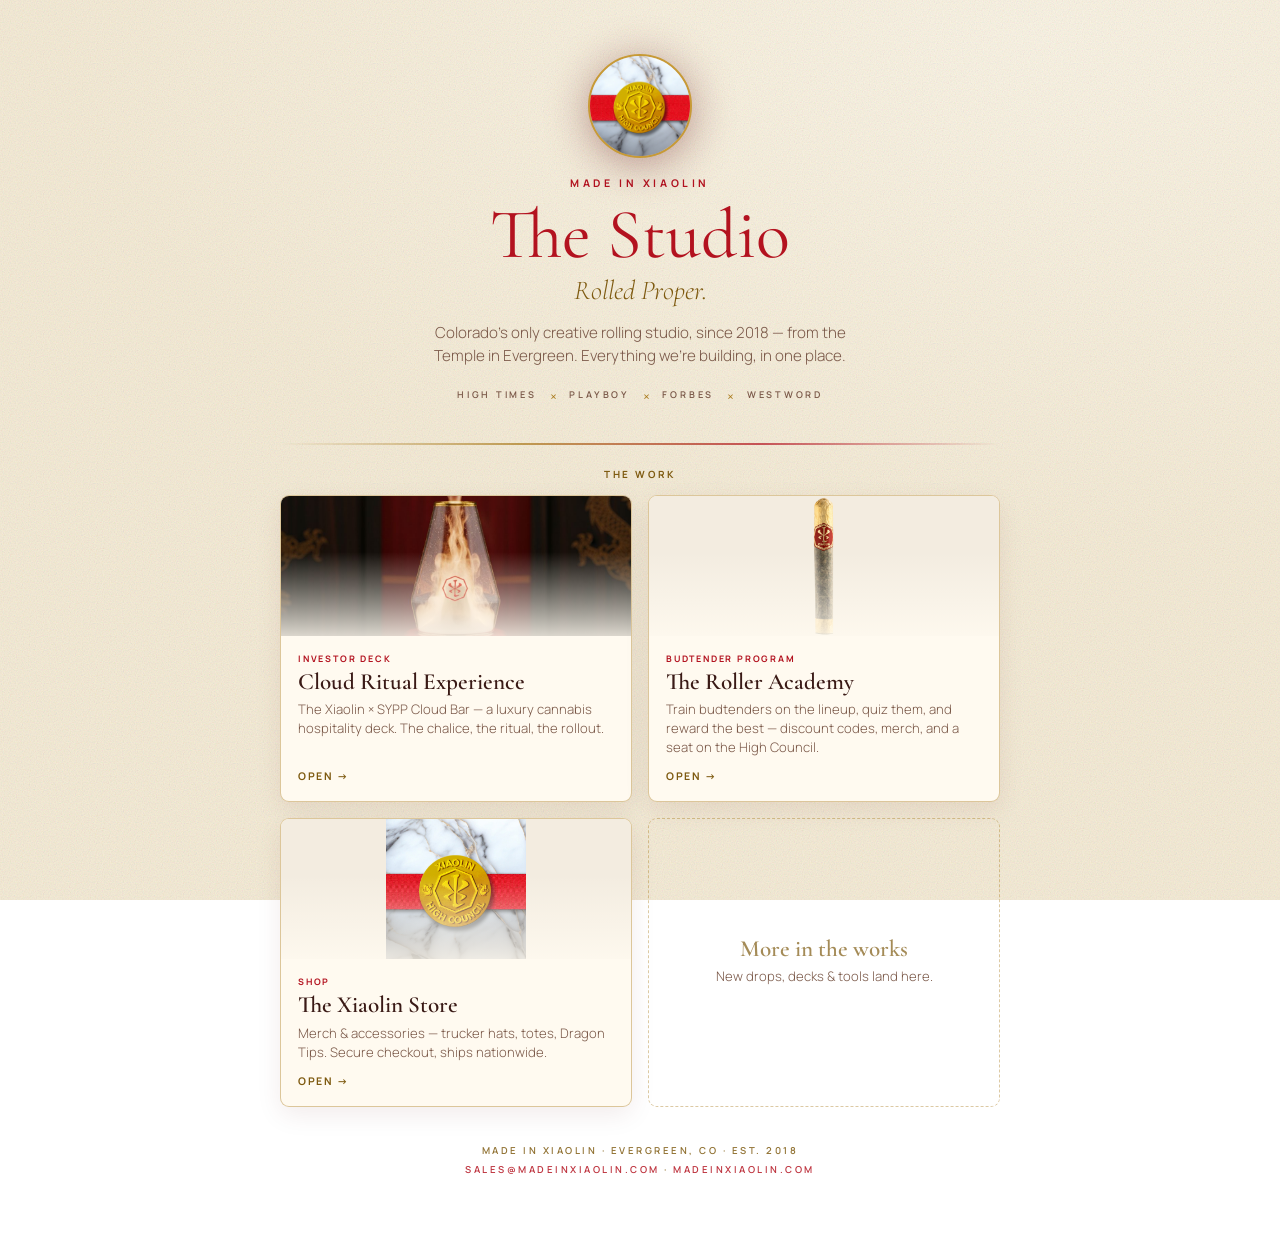
<file: index.html>
<!DOCTYPE html>
<html lang="en">
<head>
<meta charset="UTF-8">
<meta name="viewport" content="width=device-width, initial-scale=1, viewport-fit=cover">
<title>Made in Xiaolin · Hub</title>
<meta name="description" content="Made in Xiaolin — Colorado's only creative rolling studio. The deck, the Roller Academy, and everything Rolled Proper.">
<meta name="theme-color" content="#7c0d15">
<link rel="icon" href="img/xiaolin-logo.png">
<link rel="apple-touch-icon" href="img/xiaolin-logo.png">
<meta property="og:title" content="Made in Xiaolin · Hub">
<meta property="og:description" content="The deck, the Roller Academy, and everything Rolled Proper.">
<meta property="og:image" content="img/medallion.jpg">
<link rel="preconnect" href="https://fonts.googleapis.com">
<link rel="preconnect" href="https://fonts.gstatic.com" crossorigin>
<link href="https://fonts.googleapis.com/css2?family=Cormorant+Garamond:ital,wght@0,400;0,500;0,600;1,400;1,500&family=Manrope:wght@300;400;500;600;700;800&family=Noto+Serif+SC:wght@300;500;700&display=swap" rel="stylesheet">
<style>
  :root{
    --bg:#f6edd8; --bg2:#fbf5e6; --ink:#3a1a16; --ink-soft:#5a322a; --mute:#7a5848;
    --red:#b3121f; --red-deep:#8c0d16; --gold:#a9791a; --gold-deep:#7e5a10; --gold-soft:#c79a36;
    --line:rgba(140,16,24,.22); --line-soft:rgba(140,16,24,.12);
    --card:#fffaf0; --card-line:rgba(169,121,26,.4);
    --serif:'Cormorant Garamond',Georgia,serif; --sc:'Noto Serif SC',serif;
    --sans:'Manrope',-apple-system,BlinkMacSystemFont,'Segoe UI',sans-serif;
  }
  *{margin:0;padding:0;box-sizing:border-box}
  html{-webkit-text-size-adjust:100%;text-size-adjust:100%}
  body{min-height:100vh;min-height:100dvh;overflow-x:hidden;-webkit-tap-highlight-color:transparent;
    background:radial-gradient(120% 90% at 80% 4%, var(--bg2), var(--bg) 62%) fixed;
    color:var(--ink);font-family:var(--sans);font-weight:300;-webkit-font-smoothing:antialiased}
  .noise{position:fixed;inset:0;z-index:0;pointer-events:none;opacity:.45;mix-blend-mode:multiply;
    background-image:url("data:image/svg+xml,%3Csvg xmlns='http://www.w3.org/2000/svg' width='140' height='140'%3E%3Cfilter id='n'%3E%3CfeTurbulence type='fractalNoise' baseFrequency='.85' numOctaves='2'/%3E%3C/filter%3E%3Crect width='100%25' height='100%25' filter='url(%23n)' opacity='.5'/%3E%3C/svg%3E");}
  .wrap{position:relative;z-index:1;max-width:760px;margin:0 auto;
    padding:max(28px,env(safe-area-inset-top)) max(20px,env(safe-area-inset-right)) calc(56px + env(safe-area-inset-bottom)) max(20px,env(safe-area-inset-left));}

  /* hero */
  .hero{text-align:center;padding:26px 4px 8px}
  .coin{width:104px;height:104px;margin:0 auto 18px;perspective:760px}
  .coin .spin{position:relative;width:100%;height:100%;transform-style:preserve-3d;animation:coin 8s linear infinite;
    filter:drop-shadow(0 6px 22px rgba(90,8,14,.4))}
  @keyframes coin{to{transform:rotateY(360deg)}}
  .coin img{position:absolute;inset:0;width:100%;height:100%;border-radius:50%;object-fit:cover;backface-visibility:hidden;
    border:2px solid var(--gold-soft)}
  .coin img.back{transform:rotateY(180deg)}
  .kicker{font-size:.66rem;letter-spacing:.34em;text-transform:uppercase;color:var(--red);font-weight:700;margin-bottom:10px}
  h1{font-family:var(--serif);font-weight:400;font-size:clamp(2.6rem,9vw,4.4rem);line-height:.98;color:var(--red)}
  .promise{font-family:var(--serif);font-style:italic;font-size:clamp(1.3rem,4vw,1.7rem);color:var(--gold-deep);margin-top:.3rem}
  .sub{font-size:.95rem;color:var(--mute);max-width:48ch;margin:14px auto 0;line-height:1.55}
  .marque{display:flex;align-items:center;justify-content:center;gap:.8rem;flex-wrap:wrap;
    font-size:.58rem;letter-spacing:.3em;text-transform:uppercase;color:var(--mute);margin:16px 0 4px;font-weight:600}
  .marque .x{color:var(--gold);font-family:var(--serif);font-style:italic;font-size:1.1rem;letter-spacing:0}
  .rule{height:2px;background:linear-gradient(90deg,transparent,var(--gold),var(--red),transparent);border:0;margin:26px 0 22px;opacity:.7}

  .eyebrow{font-size:.62rem;letter-spacing:.26em;text-transform:uppercase;color:var(--gold-deep);font-weight:700;text-align:center;margin-bottom:14px}

  /* cards */
  .grid{display:grid;grid-template-columns:1fr 1fr;gap:16px}
  .card{position:relative;display:flex;flex-direction:column;text-decoration:none;color:var(--ink);
    background:var(--card);border:1px solid var(--card-line);border-radius:9px;overflow:hidden;
    box-shadow:0 8px 26px rgba(90,8,14,.08);transition:transform .16s,box-shadow .16s,border-color .16s}
  .card:hover{transform:translateY(-3px);box-shadow:0 14px 34px rgba(90,8,14,.14);border-color:var(--red)}
  .card:active{transform:translateY(-1px)}
  .card .thumb{height:140px;background:#efe6d2 center/cover no-repeat;position:relative}
  .card .thumb.contain{background-size:contain;background-color:#f3ece0}
  .card .thumb:after{content:"";position:absolute;inset:0;background:linear-gradient(180deg,transparent 40%,rgba(255,250,240,.85))}
  .card .body{padding:16px 17px 18px;flex:1;display:flex;flex-direction:column}
  .card .tag{font-size:.56rem;letter-spacing:.2em;text-transform:uppercase;color:var(--red);font-weight:700;margin-bottom:5px}
  .card h2{font-family:var(--serif);font-weight:600;font-size:1.45rem;line-height:1.05;color:var(--ink)}
  .card p{font-size:.82rem;color:var(--mute);line-height:1.45;margin-top:6px;flex:1}
  .card .go{margin-top:12px;font-size:.66rem;letter-spacing:.16em;text-transform:uppercase;color:var(--gold-deep);font-weight:700;display:flex;align-items:center;gap:6px}
  .card.soon{pointer-events:none;border-style:dashed;background:transparent;box-shadow:none;align-items:center;justify-content:center;min-height:180px;text-align:center}
  .card.soon .body{align-items:center;justify-content:center}
  .card.soon h2{color:var(--gold-deep);opacity:.7}
  .card.soon p{flex:none}

  .foot{text-align:center;font-size:.6rem;letter-spacing:.26em;text-transform:uppercase;color:var(--gold-deep);font-weight:600;margin-top:34px;opacity:.85;line-height:2}
  .foot a{color:var(--red);text-decoration:none}
  @media(max-width:560px){.grid{grid-template-columns:1fr}.card .thumb{height:150px}}
</style>
</head>
<body>
<div class="noise"></div>
<div class="wrap">
  <div class="hero">
    <div class="coin"><div class="spin">
      <img src="img/medallion.jpg" alt="Xiaolin medallion">
      <img class="back" src="img/medallion.jpg" alt="">
    </div></div>
    <div class="kicker">Made in Xiaolin</div>
    <h1>The Studio</h1>
    <div class="promise">Rolled Proper.</div>
    <p class="sub">Colorado's only creative rolling studio, since 2018 — from the Temple in Evergreen. Everything we're building, in one place.</p>
    <div class="marque"><span>High Times</span><span class="x">×</span><span>Playboy</span><span class="x">×</span><span>Forbes</span><span class="x">×</span><span>Westword</span></div>
  </div>

  <hr class="rule">
  <div class="eyebrow">The Work</div>
  <div class="grid" id="grid"></div>

  <div class="foot">
    Made in Xiaolin · Evergreen, CO · Est. 2018<br>
    <a href="mailto:sales@madeinxiaolin.com">sales@madeinxiaolin.com</a> · <a href="https://www.madeinxiaolin.com" target="_blank" rel="noopener">madeinxiaolin.com</a>
  </div>
</div>

<script>
/* Add future work here — one entry per card. */
const WORK = [
  {
    tag: "Investor Deck",
    title: "Cloud Ritual Experience",
    desc: "The Xiaolin × SYPP Cloud Bar — a luxury cannabis hospitality deck. The chalice, the ritual, the rollout.",
    url: "https://xiaolin.syppit.com",
    thumb: "img/deck-thumb.jpg",
  },
  {
    tag: "Budtender Program",
    title: "The Roller Academy",
    desc: "Train budtenders on the lineup, quiz them, and reward the best — discount codes, merch, and a seat on the High Council.",
    url: "https://thcxiaolin.cannacrypted.com",
    thumb: "img/academy-thumb.png",
    contain: true,
  },
  {
    tag: "Shop",
    title: "The Xiaolin Store",
    desc: "Merch & accessories — trucker hats, totes, Dragon Tips. Secure checkout, ships nationwide.",
    url: "/store/",
    thumb: "img/medallion.jpg",
    contain: true,
  },
];

const grid = document.getElementById("grid");
grid.innerHTML = WORK.map(w => `
  <a class="card" href="${w.url}" target="_blank" rel="noopener">
    <div class="thumb${w.contain?' contain':''}" style="background-image:url('${w.thumb}')"></div>
    <div class="body">
      <div class="tag">${w.tag}</div>
      <h2>${w.title}</h2>
      <p>${w.desc}</p>
      <div class="go">Open →</div>
    </div>
  </a>`).join("") + `
  <div class="card soon"><div class="body">
    <h2>More in the works</h2>
    <p style="margin-top:6px">New drops, decks &amp; tools land here.</p>
  </div></div>`;
</script>
</body>
</html>
</file>
